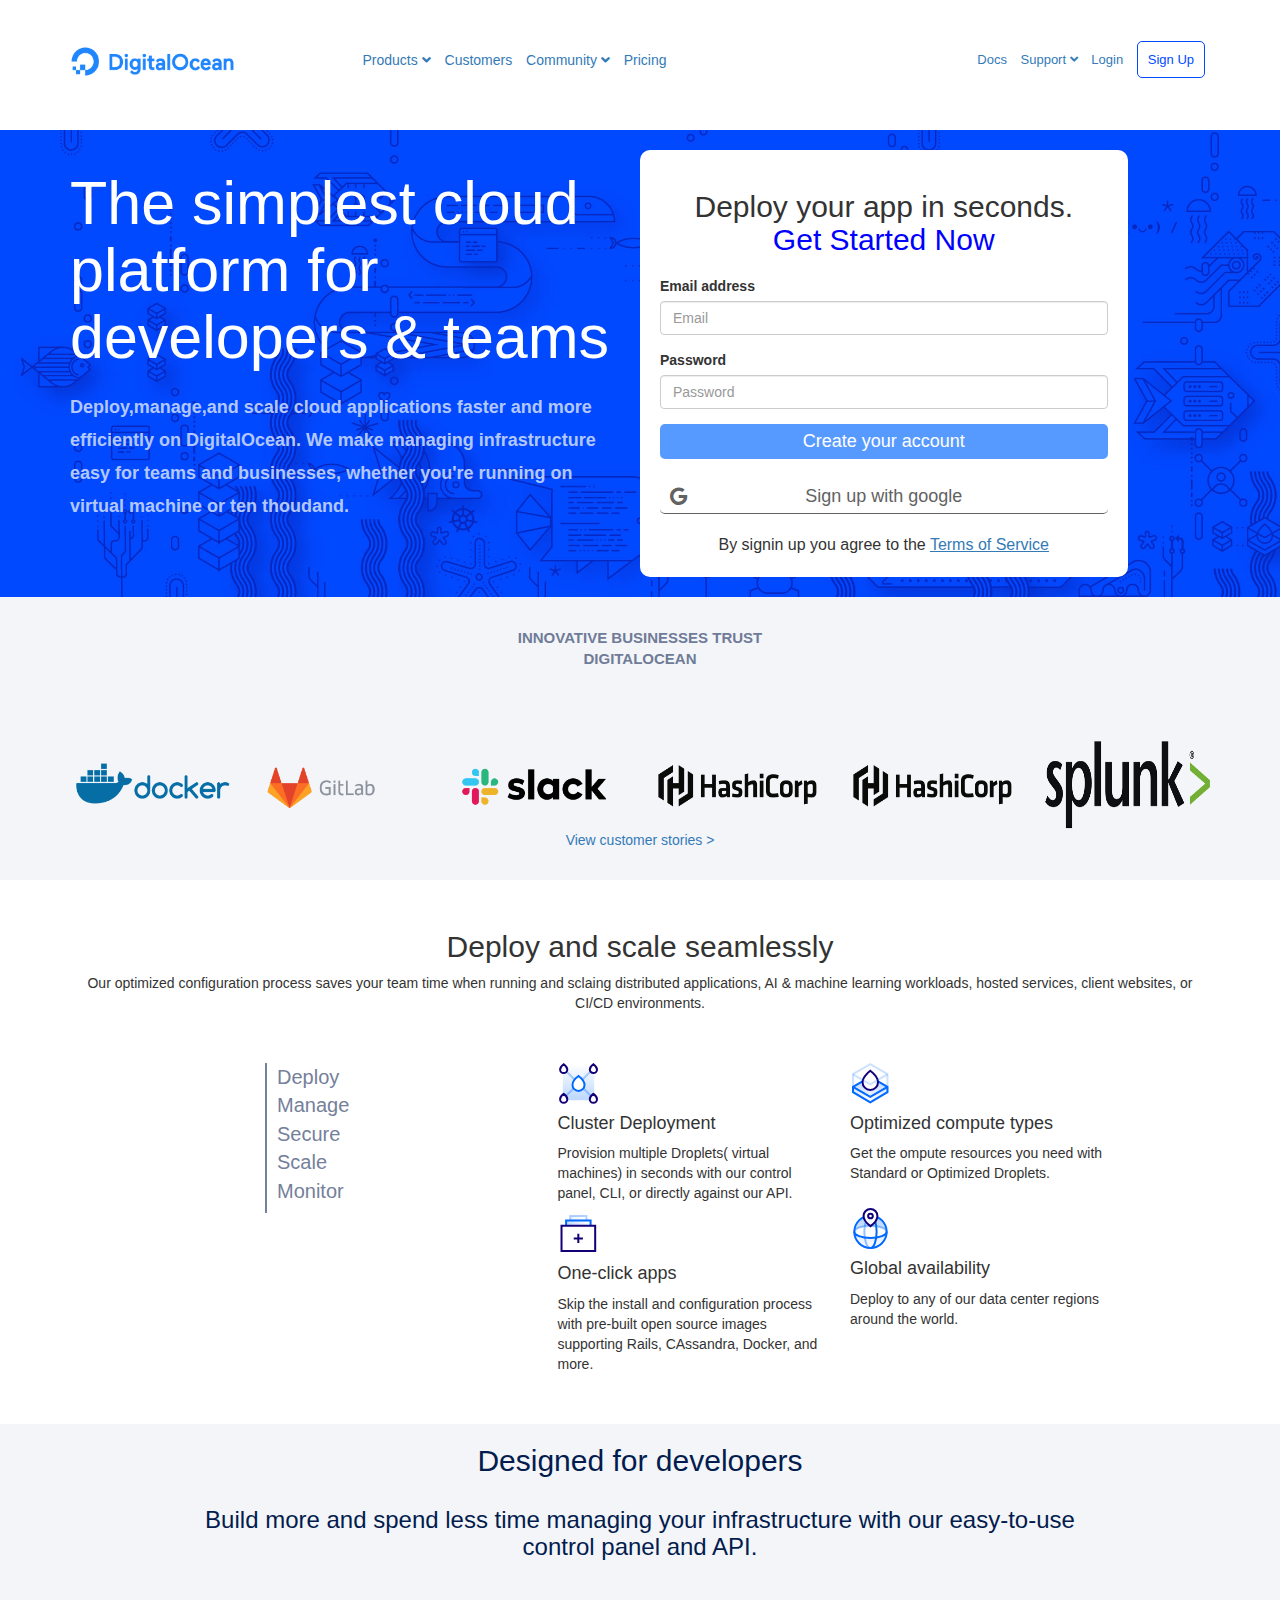
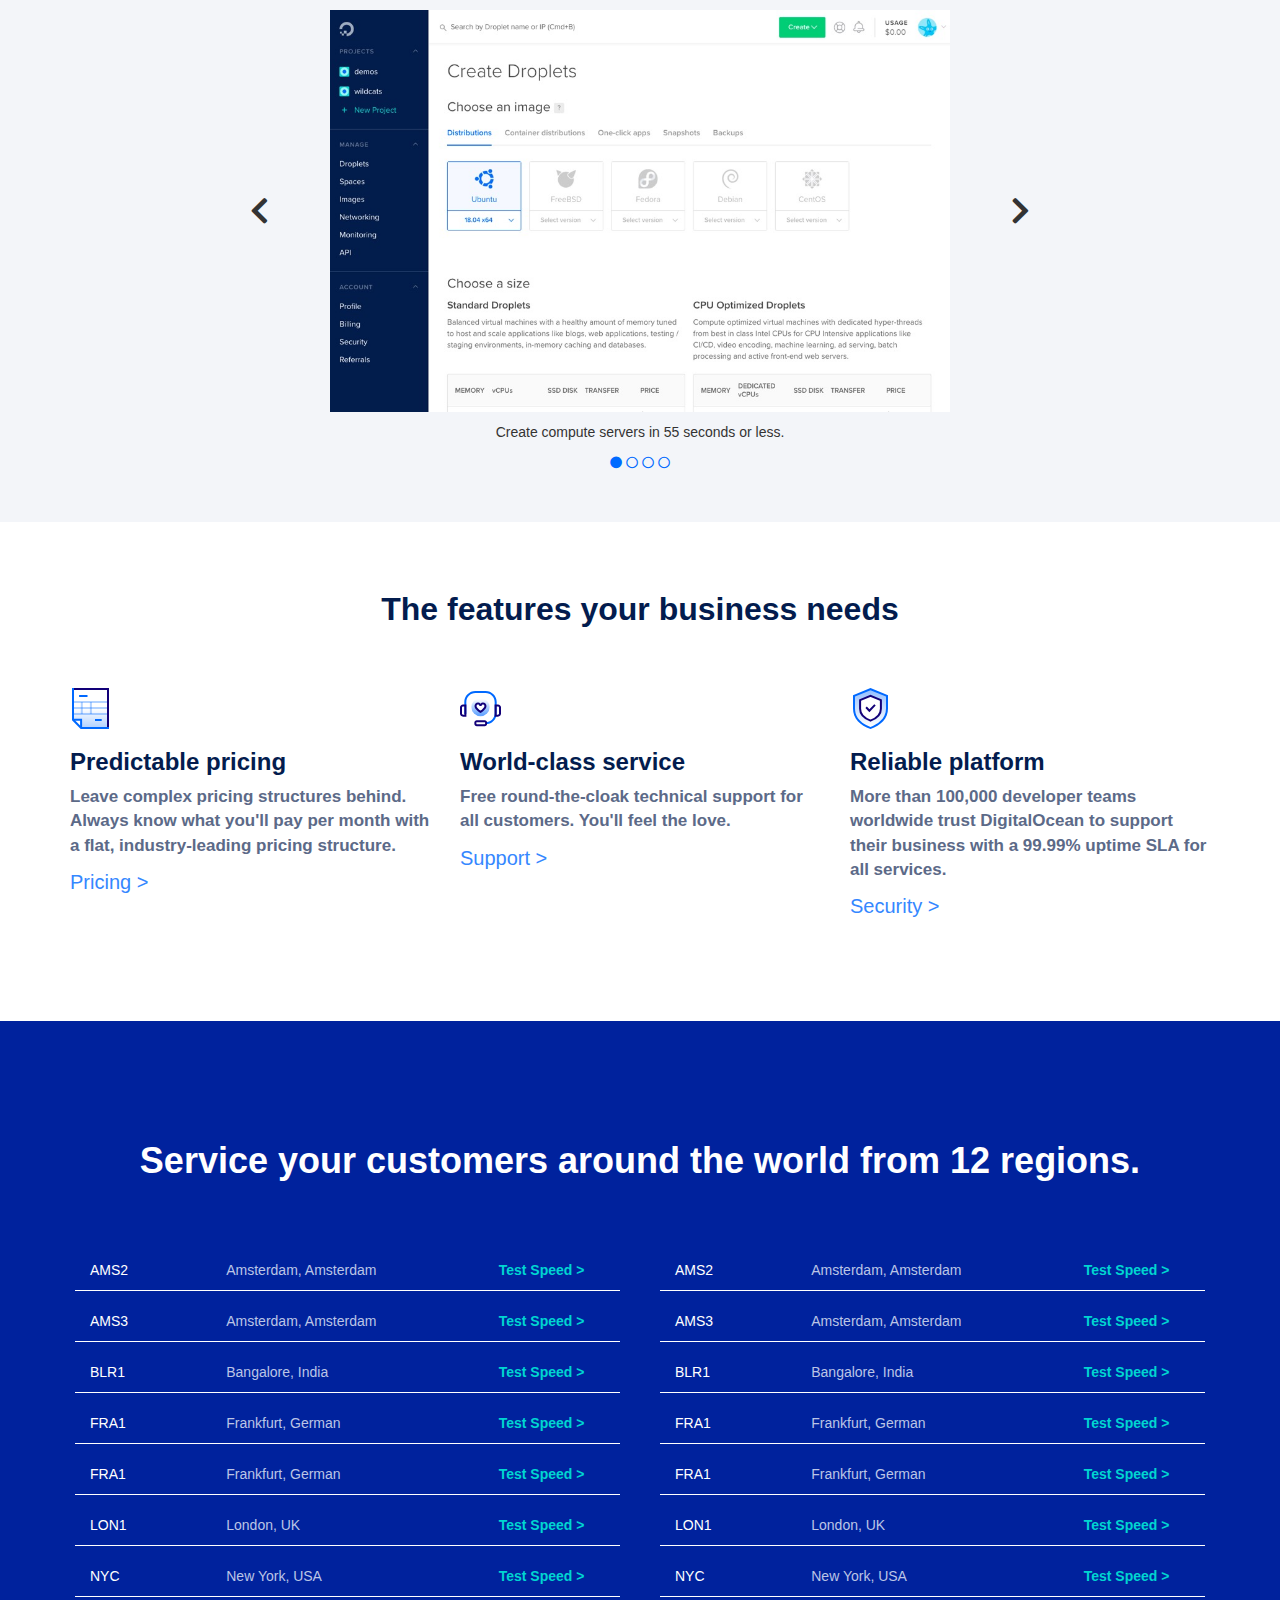
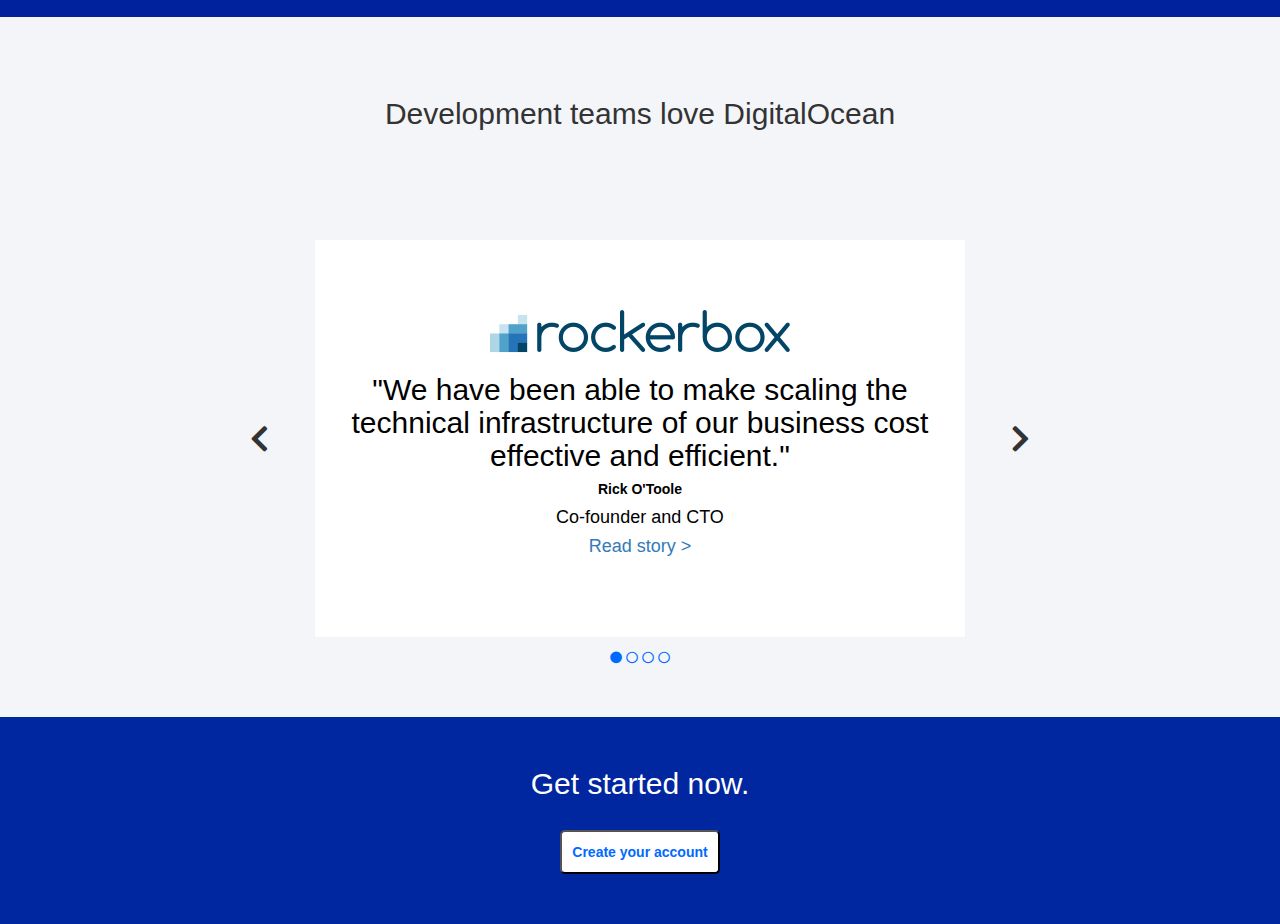
<file: index.html>
<!DOCTYPE html>
<html lang="en">

<head>
    <link rel="stylesheet" href="https://cdnjs.cloudflare.com/ajax/libs/font-awesome/5.14.0/css/all.min.css">
    <link rel="stylesheet" href="https://stackpath.bootstrapcdn.com/bootstrap/3.4.1/css/bootstrap.min.css" integrity="sha384-HSMxcRTRxnN+Bdg0JdbxYKrThecOKuH5zCYotlSAcp1+c8xmyTe9GYg1l9a69psu" crossorigin="anonymous">
    <link rel="stylesheet" href="./css/style.css">
    <meta charset="UTF-8">
    <meta name="viewport" content="width=device-width, initial-scale=1.0">
    <title>Document</title>
</head>

<body>

    <!-- /* HEADER */ -->
    <div class="container header">
        <div class="row ">
            <div class="col-xs-5 col-md-2">
                <img class="header-img" src="./DigitalOcean/assets/do-logo.png" alt="">
            </div>
            <div class="col-xs-2 col-xs-offset-5 col-sm-1 
            col-sm-offset-6 visible-xs visible-sm">
                <i class="fas fa-bars">
                </i>
            </div>
            <div class="col-md-4 col-md-offset-1 visible-md visible-lg">
                <ul class="list-inline  ">
                    <li>
                        <a href="">
                        Products
                        <i class="fas fa-angle-down">
                        </i>
                        </a>
                    </li>
                    <li>
                        <a href="">

                            Customers
                        </a>
                    </li>
                    <li>
                        <a href="">

                            Community
                            <i class="fas fa-angle-down">
                            </i>
                        </a>
                    </li>
                    <li>
                        <a href="">
                            
                            Pricing
                        </a>
                    </li>
                </ul>
            </div>
            <div class="col-md-3 col-md-offset-2 visible-md visible-lg font-13">
                <ul class="list-inline txt-al-rig ">
                    <li>
                        <a href="">

                            Docs
                        </a>
                    </li>
                    <li>
                        <a href="">

                            Support
                            <i class="fas fa-angle-down">
                            </i>
                        </a>
                    </li>
                    <li>
                        <a href="">

                            Login
                        </a>
                    </li>
                    <li>
                        <a class="btn-sign-up" href="">

                            Sign Up
                        </a>
                    </li>
                </ul>
            </div>
        </div>
    </div>

    <!-- /* SECTION ONE -BLUE HERO */ -->

    <div class="section-one-blue-hero-container-full-width">
        <div class="container">
            <div class="row">
                <div class="col-xs-12 col-lg-6 txt-white">
                    <h1>
                        The simplest cloud platform for developers & teams
                    </h1>
                    <p>
                        Deploy,manage,and scale cloud applications faster and more efficiently on DigitalOcean. We make managing infrastructure easy for teams and businesses, whether you're running on virtual machine or ten thoudand.
                    </p>
                </div>
                <div class="col-xs-12 col-lg-5 white-back">
                    <h2>
                        Deploy your app in seconds.
                        <br>
                        <span> Get Started Now </span>
                    </h2>
                    <!-- form section -->
                    <form>
                        <div class="form-group">
                            <label for="exampleInputEmail1">Email address</label>
                            <input type="email" class="form-control" id="exampleInputEmail1" placeholder="Email">
                        </div>
                        <div class="form-group">
                            <label for="exampleInputPassword1">Password</label>
                            <input type="password" class="form-control" id="exampleInputPassword1" placeholder="Password">
                        </div>
                    </form>
                    <div class="create-account your">
                        <a href="">
                            Create your account
                        </a>
                    </div>
                    <div class="create-account google">
                        <a href="">
                            <i class="fab fa-google">
                            </i> Sign up with google
                        </a>
                    </div>
                    <div class="terms-of-service txt-cntr">
                        By signin up you agree to the
                        <a href="">
                            <span class="underline">Terms of Service 
                            </span>
                        </a>
                    </div>
                </div>
            </div>
        </div>
    </div>

    <!-- /* SECTION TWO - LOGOS */ -->

    <div class="section-two-container-full-width">
        <div class="container ">
            <div class="row txt-cntr">
                <div class="col-xs-12 col-md-4 col-md-offset-4 business">
                    INNOVATIVE BUSINESSES TRUST DIGITALOCEAN
                </div>

            </div>
            <div class="row marg-70">
                <div class="col-xs-12 col-md-4 logo-section">
                    <div class="row">
                        <div class="col-xs-6 pos-rel">
                            <img class="img-logo-section" src="./DigitalOcean/assets/docker.png" alt="">
                        </div>
                        <div class="col-xs-6 pos-rel">
                            <img class="img-logo-section" src="./DigitalOcean/assets/gitlab.png" alt="">
                        </div>
                    </div>
                </div>
                <div class="col-xs-12 col-md-4">
                    <div class="row">
                        <div class="col-xs-6 pos-rel">
                            <img class="img-logo-section" src="./DigitalOcean/assets/slack.png" alt="">
                        </div>
                        <div class="col-xs-6 pos-rel">
                            <img class="img-logo-section" src="./DigitalOcean/assets/hashicorp.png" alt="">
                        </div>
                    </div>
                </div>
                <div class="col-xs-12 col-md-4">
                    <div class="row">
                        <div class="col-xs-6 pos-rel">
                            <img class="img-logo-section" src="./DigitalOcean/assets/hashicorp.png" alt="">
                        </div>
                        <div class="col-xs-6 pos-rel">
                            <img class="img-logo-section" src="./DigitalOcean/assets/splunk.png" alt="">
                        </div>
                    </div>
                </div>
            </div>
            <div class="col-xs-4 col-xs-offset-4 txt-cntr">
                <a href="">
                    View customer stories >
                </a>
            </div>
        </div>
    </div>


    <!-- /* SECTION THREE - DEPLOY */ -->

    <div class="section-three-container-full-width">
        <div class="container">
            <div class="row">
                <div class="col-xs-12 txt-cntr marg-30">
                    <h2>
                        Deploy and scale seamlessly
                    </h2>
                    <p>
                        Our optimized configuration process saves your team time when running and sclaing distributed applications, AI & machine learning workloads, hosted services, client websites, or CI/CD environments.
                    </p>
                </div>
            </div>
            <div class="row marg-top-40">
                <div class="col-xs-12 col-md-3 col-md-offset-2">
                    <div class="bord-left marg-bot-20">
                        <ul class="list-style-none marg-neg-30 ">
                            <li>
                                Deploy
                            </li>
                            <li>
                                Manage
                            </li>
                            <li>
                                Secure
                            </li>
                            <li>
                                Scale
                            </li>
                            <li>
                                Monitor
                            </li>
                        </ul>
                    </div>
                </div>
                <div class="col-xs-12 col-md-3 ">
                    <div class="row">
                        <div class="col-xs-12">
                            <img src="./DigitalOcean/assets/cluster-deploy.svg" alt="">
                            <h4>Cluster Deployment
                            </h4>
                            <p>
                                Provision multiple Droplets( virtual machines) in seconds with our control panel, CLI, or directly against our API.
                            </p>
                        </div>
                        <div class="col-xs-12">
                            <img src="./DigitalOcean/assets/one-click.svg" alt="">
                            <h4>One-click apps
                            </h4>
                            <p>
                                Skip the install and configuration process with pre-built open source images supporting Rails, CAssandra, Docker, and more.
                            </p>
                        </div>
                    </div>
                </div>
                <div class="col-xs-12 col-md-3 ">
                    <div class="row ">
                        <div class="col-xs-12 ">
                            <img src="./DigitalOcean/assets/optimized-compute.svg" alt="">
                            <h4>Optimized compute types
                            </h4>
                            <p>
                                Get the ompute resources you need with Standard or Optimized Droplets.
                            </p>
                        </div>
                        <div class="col-xs-12 ">
                            <img class="img-global" src="./DigitalOcean/assets/global.svg" alt="">
                            <h4>Global availability
                            </h4>
                            <p>
                                Deploy to any of our data center regions around the world.
                            </p>
                        </div>
                    </div>
                </div>
            </div>
        </div>
    </div>

    <!-- /* SECTION FOUR - DESIGNED */ -->
    <div class="section-four-container-full-width marg-top-40">
        <div class="container">
            <div class="row txt-cntr">
                <div class="col-xs-6 col-xs-offset-3">
                    <h2>
                        Designed for developers
                    </h2>
                </div>
                <div class="col-xs-10 col-xs-offset-1">
                    <h3>
                        Build more and spend less time managing your infrastructure with our easy-to-use control panel and API.
                    </h3>
                </div>
                <div class="col-xs-10 col-xs-offset-1 marg-top-40">
                    <div class="row pos-rel">
                        <i class="fas fa-chevron-left visible-sm visible-md visible-lg">

                        </i>
                        <div class="col-xs-8 col-xs-offset-2">
                            <img class="img-droplet" src="./DigitalOcean/assets/create-droplet.jpg" alt="">
                        </div>
                        <i class="fas fa-chevron-right visible-sm visible-md visible-lg">
                            
                        </i>
                    </div>
                </div>
                <div class="col-xs-6 col-xs-offset-3 marg-top-10">
                    Create compute servers in 55 seconds or less.
                </div>
                <div class="col-xs-6 col-xs-offset-3 marg-top-10  marg-bot-50">
                    <i class="fas fa-circle">
                        
                    </i>
                    <i class="far fa-circle">

                    </i>
                    <i class="far fa-circle">
                        
                    </i>
                    <i class="far fa-circle">
                        
                    </i>
                </div>
            </div>

        </div>
    </div>

    <!-- /* SECTION FIVE - THE FEATURE */ -->

    <div class="container marg-50 ">
        <div class="row">
            <div class="col-xs-12  col-md-6 col-md-offset-3 txt-cntr ">
                <h2 class="section-five-title">
                    The features your business needs
                </h2>
            </div>
            <div class="col-xs-12 col-md-4 marg-50">
                <img src="./DigitalOcean/assets/pred-pricing.svg" alt="">
                <h3 class="section-5-h3-blue">
                    Predictable pricing
                </h3>
                <p class="section-five-p">
                    Leave complex pricing structures behind. Always know what you'll pay per month with a flat, industry-leading pricing structure.
                </p>
                <a class="section-five-a" href="">
                    Pricing >
                </a>
            </div>
            <div class="col-xs-12 col-md-4 marg-50">
                <img src="./DigitalOcean/assets/world-class.svg" alt="">
                <h3 class="section-5-h3-blue">
                    World-class service
                </h3>
                <p class="section-five-p">
                    Free round-the-cloak technical support for all customers. You'll feel the love.
                </p>
                <a class="section-five-a" href="">
                    Support >
                </a>
            </div>
            <div class="col-xs-12 col-md-4 marg-50">
                <img src="./DigitalOcean/assets/reliable-platform.svg" alt="">
                <h3 class="section-5-h3-blue">
                    Reliable platform
                </h3>
                <p class="section-five-p">
                    More than 100,000 developer teams worldwide trust DigitalOcean to support their business with a 99.99% uptime SLA for all services.
                </p>
                <a class="section-five-a" href="">
                    Security >
                </a>
            </div>
        </div>
    </div>

    <!-- /* SECTION SIX - BLUE TABLE */ -->
    <div class="section-six-container-full-width marg-top-100 pad-top-100">
        <div class="container">
            <div class="row">
                <div class="col-xs-12 ">
                    <h1 class="section-six-h1 txt-cntr">
                        Service your customers around the world from 12 regions.
                    </h1>
                </div>
                <!-- table starting from here -->
                <div class="col-xs-12 col-md-6 txt-white marg-50">
                    <div class="row bord-bot">
                        <div class="col-xs-2">
                            AMS2
                        </div>
                        <div class="col-xs-4 col-xs-offset-1 section-six-cities">
                            Amsterdam, Amsterdam
                        </div>
                        <div class="col-xs-3 col-xs-offset-2 section-six-speed">
                            Test Speed >
                        </div>
                    </div>
                    <div class="row bord-bot">
                        <div class="col-xs-2">
                            AMS3
                        </div>
                        <div class="col-xs-4 col-xs-offset-1 section-six-cities">
                            Amsterdam, Amsterdam
                        </div>
                        <div class="col-xs-3 col-xs-offset-2 section-six-speed">
                            Test Speed >
                        </div>
                    </div>
                    <div class="row bord-bot">
                        <div class="col-xs-2">
                            BLR1
                        </div>
                        <div class="col-xs-4 col-xs-offset-1 section-six-cities">
                            Bangalore, India
                        </div>
                        <div class="col-xs-3 col-xs-offset-2 section-six-speed">
                            Test Speed >
                        </div>
                    </div>
                    <div class="row bord-bot">
                        <div class="col-xs-2">
                            FRA1
                        </div>
                        <div class="col-xs-4 col-xs-offset-1 section-six-cities">
                            Frankfurt, German
                        </div>
                        <div class="col-xs-3 col-xs-offset-2 section-six-speed">
                            Test Speed >
                        </div>
                    </div>
                    <div class="row bord-bot">
                        <div class="col-xs-2">
                            FRA1
                        </div>
                        <div class="col-xs-4 col-xs-offset-1 section-six-cities">
                            Frankfurt, German
                        </div>
                        <div class="col-xs-3 col-xs-offset-2 section-six-speed">
                            Test Speed >
                        </div>
                    </div>
                    <div class="row bord-bot">
                        <div class="col-xs-2">
                            LON1
                        </div>
                        <div class="col-xs-4 col-xs-offset-1 section-six-cities">
                            London, UK
                        </div>
                        <div class="col-xs-3 col-xs-offset-2 section-six-speed">
                            Test Speed >
                        </div>
                    </div>
                    <div class="row bord-bot">
                        <div class="col-xs-2">
                            NYC
                        </div>
                        <div class="col-xs-4 col-xs-offset-1 section-six-cities">
                            New York, USA
                        </div>
                        <div class="col-xs-3 col-xs-offset-2 section-six-speed">
                            Test Speed >
                        </div>
                    </div>
                </div>
                <div class="col-xs-12 col-md-6 txt-white marg-50">
                    <div class="row bord-bot">
                        <div class="col-xs-2">
                            AMS2
                        </div>
                        <div class="col-xs-4 col-xs-offset-1 section-six-cities">
                            Amsterdam, Amsterdam
                        </div>
                        <div class="col-xs-3 col-xs-offset-2 section-six-speed">
                            Test Speed >
                        </div>
                    </div>
                    <div class="row bord-bot">
                        <div class="col-xs-2">
                            AMS3
                        </div>
                        <div class="col-xs-4 col-xs-offset-1 section-six-cities">
                            Amsterdam, Amsterdam
                        </div>
                        <div class="col-xs-3 col-xs-offset-2 section-six-speed">
                            Test Speed >
                        </div>
                    </div>
                    <div class="row bord-bot">
                        <div class="col-xs-2">
                            BLR1
                        </div>
                        <div class="col-xs-4 col-xs-offset-1 section-six-cities">
                            Bangalore, India
                        </div>
                        <div class="col-xs-3 col-xs-offset-2 section-six-speed">
                            Test Speed >
                        </div>
                    </div>
                    <div class="row bord-bot">
                        <div class="col-xs-2">
                            FRA1
                        </div>
                        <div class="col-xs-4 col-xs-offset-1 section-six-cities">
                            Frankfurt, German
                        </div>
                        <div class="col-xs-3 col-xs-offset-2 section-six-speed">
                            Test Speed >
                        </div>
                    </div>
                    <div class="row bord-bot">
                        <div class="col-xs-2">
                            FRA1
                        </div>
                        <div class="col-xs-4 col-xs-offset-1 section-six-cities">
                            Frankfurt, German
                        </div>
                        <div class="col-xs-3 col-xs-offset-2 section-six-speed">
                            Test Speed >
                        </div>
                    </div>
                    <div class="row bord-bot">
                        <div class="col-xs-2">
                            LON1
                        </div>
                        <div class="col-xs-4 col-xs-offset-1 section-six-cities">
                            London, UK
                        </div>
                        <div class="col-xs-3 col-xs-offset-2 section-six-speed">
                            Test Speed >
                        </div>
                    </div>
                    <div class="row bord-bot">
                        <div class="col-xs-2">
                            NYC
                        </div>
                        <div class="col-xs-4 col-xs-offset-1 section-six-cities">
                            New York, USA
                        </div>
                        <div class="col-xs-3 col-xs-offset-2 section-six-speed">
                            Test Speed >
                        </div>
                    </div>
                </div>
            </div>
        </div>
    </div>
    <!-- /* SECTION SEVEN - DEVELOPMENT */ -->
    <div class="section-seve-container-full-width">
        <div class="container back-white">
            <div class="row txt-cntr">
                <div class="col-xs-6 col-xs-offset-3">
                    <h2 class="pad-top-60">
                        Development teams love DigitalOcean
                    </h2>
                </div>

                <div class="col-xs-10 col-xs-offset-1 marg-top-100">
                    <div class="row pos-rel">
                        <i class="fas fa-chevron-left visible-sm visible-md visible-lg">

                        </i>
                        <div class="col-xs-8 col-xs-offset-2 section-seven-style">
                            <img class="rocker-logo" src="./DigitalOcean/assets/rockerbox-logo.png" alt="rockerbox">
                            <h2>
                                "We have been able to make scaling the technical infrastructure of our business cost effective and efficient."
                            </h2>
                            <h5 class="rick-bold">
                                Rick O'Toole
                            </h5>
                            <h4>
                                Co-founder and CTO
                            </h4>
                            <h4>
                                <a href="">
                                    Read story >
                                </a>
                            </h4>

                        </div>
                        <i class="fas fa-chevron-right visible-sm visible-md visible-lg">
                            
                        </i>
                    </div>
                </div>
                <div class="col-xs-6 col-xs-offset-3 marg-top-10  marg-bot-50">
                    <i class="fas fa-circle">
                        
                    </i>
                    <i class="far fa-circle">

                    </i>
                    <i class="far fa-circle">
                        
                    </i>
                    <i class="far fa-circle">
                        
                    </i>
                </div>
            </div>

        </div>
    </div>
    <!-- /* SECTION EIGHT - GET STARTED */ -->

    <div class="section-eight-container-full-width">
        <div class="container txt-cntr">
            <div class="row">
                <div class=" col-xs-6 col-xs-offset-3 ">
                    <h3 class="sect-eight-get-start ">
                        Get started now.
                    </h3>
                </div>
                <div class=" col-xs-6 col-xs-offset-3 ">
                    <button class="btn-sect-eight" type="button" class="btn btn-default">
                    Create your account
                    </button>
                </div>
            </div>
        </div>
    </div>

    <!-- /* SECTION NINE - BLUE LIST */ -->

</body>

</html>
</file>
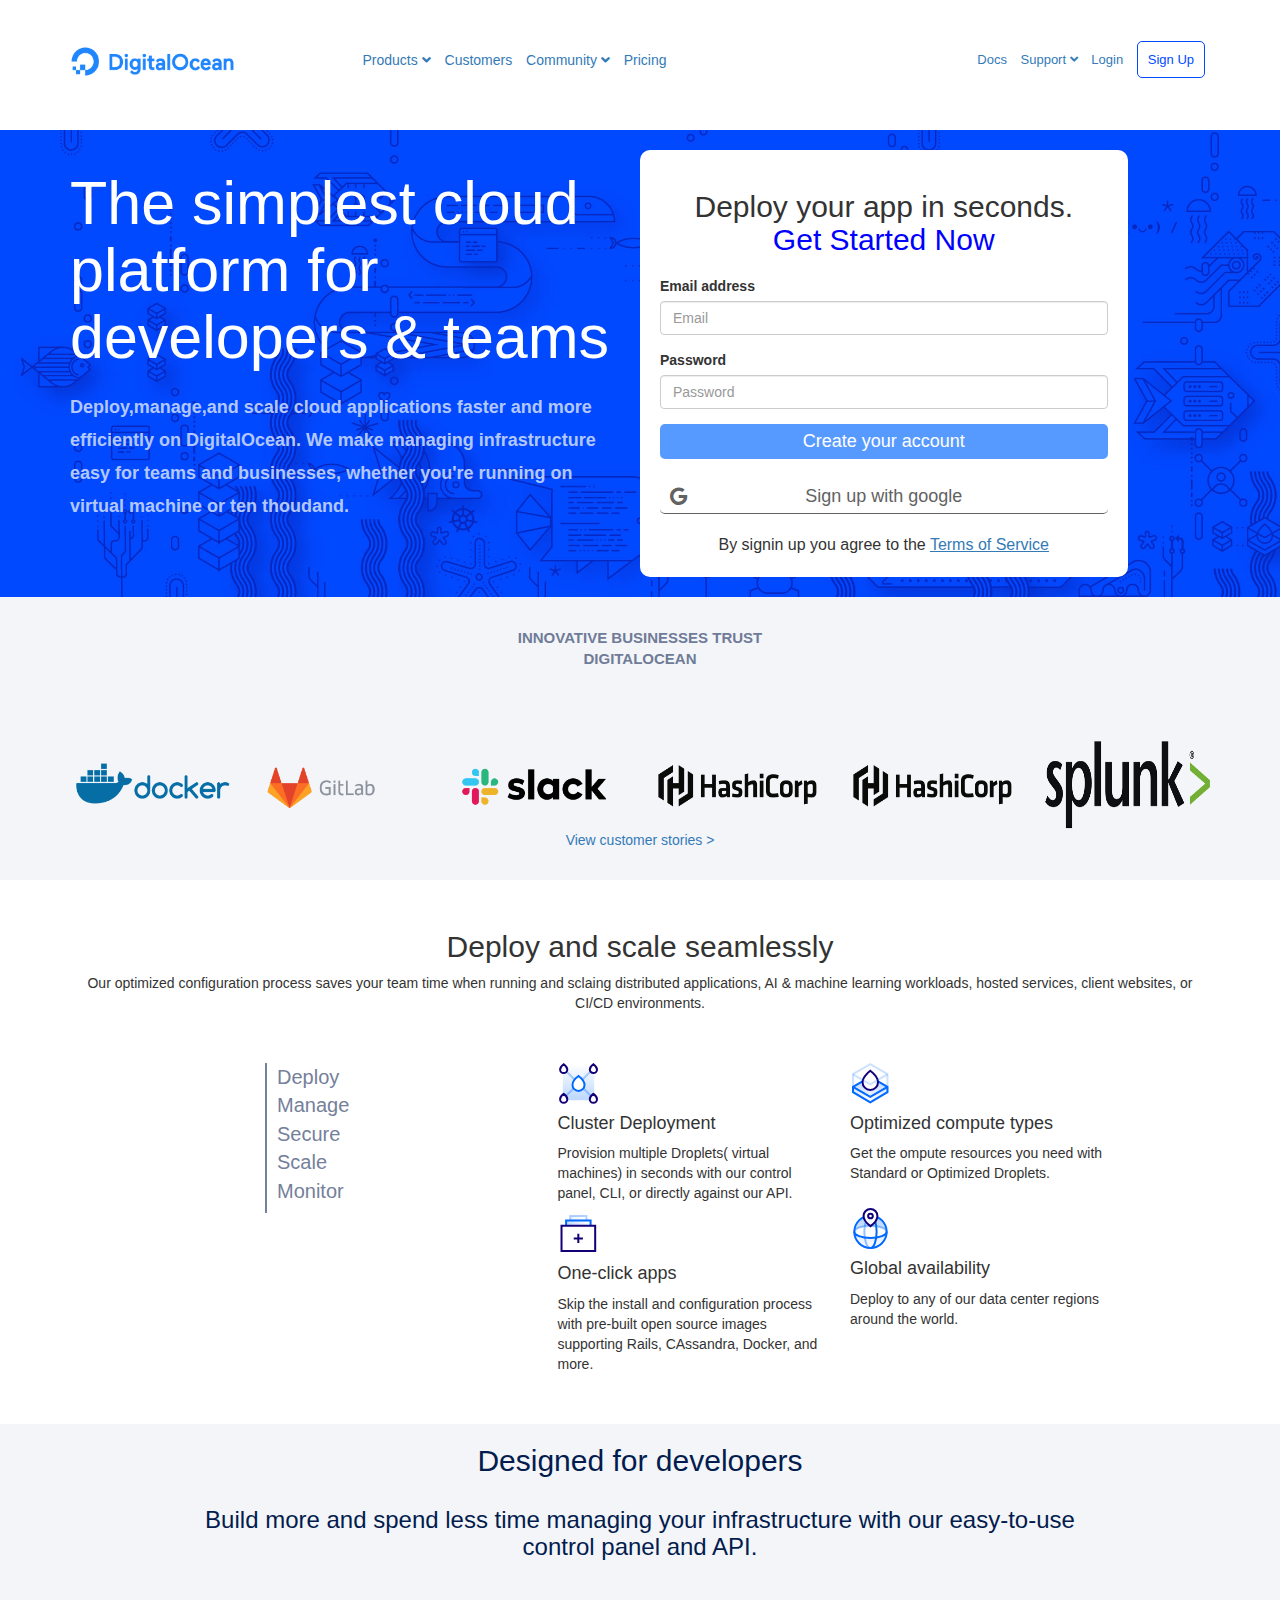
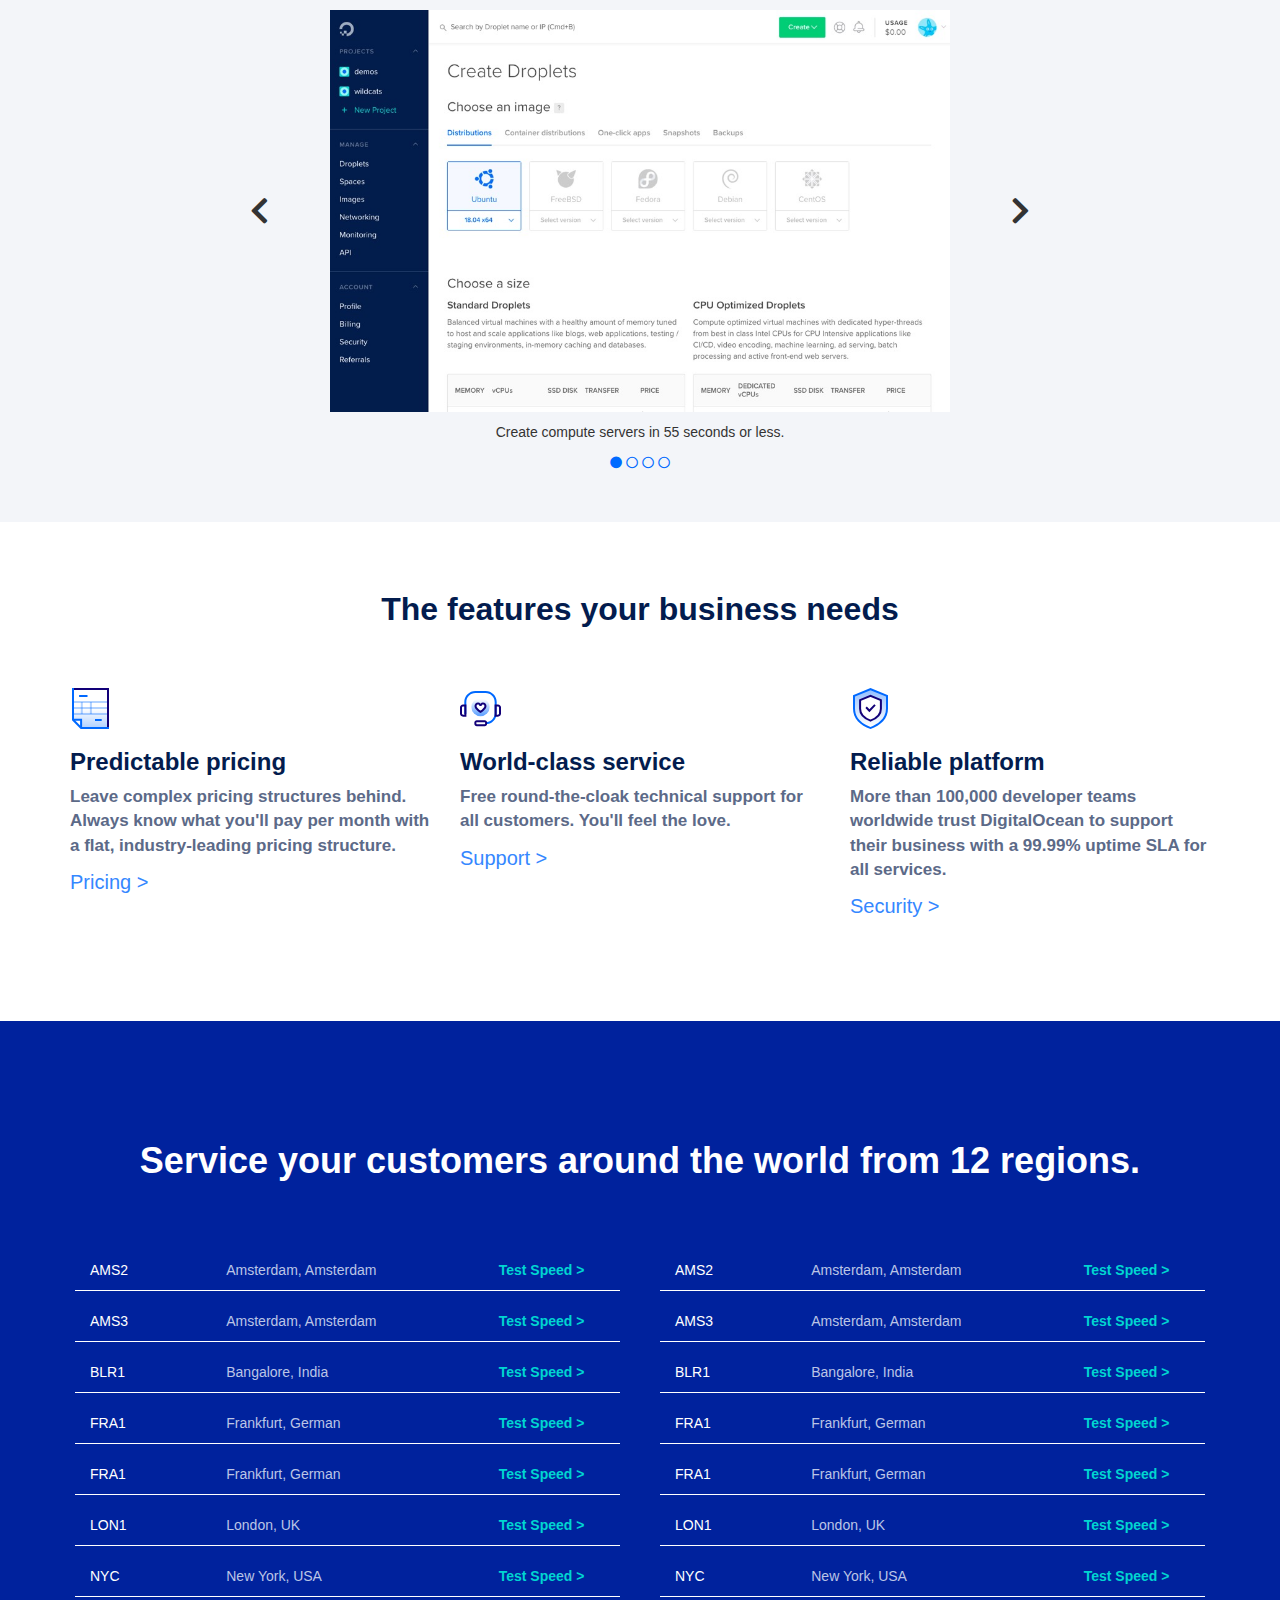
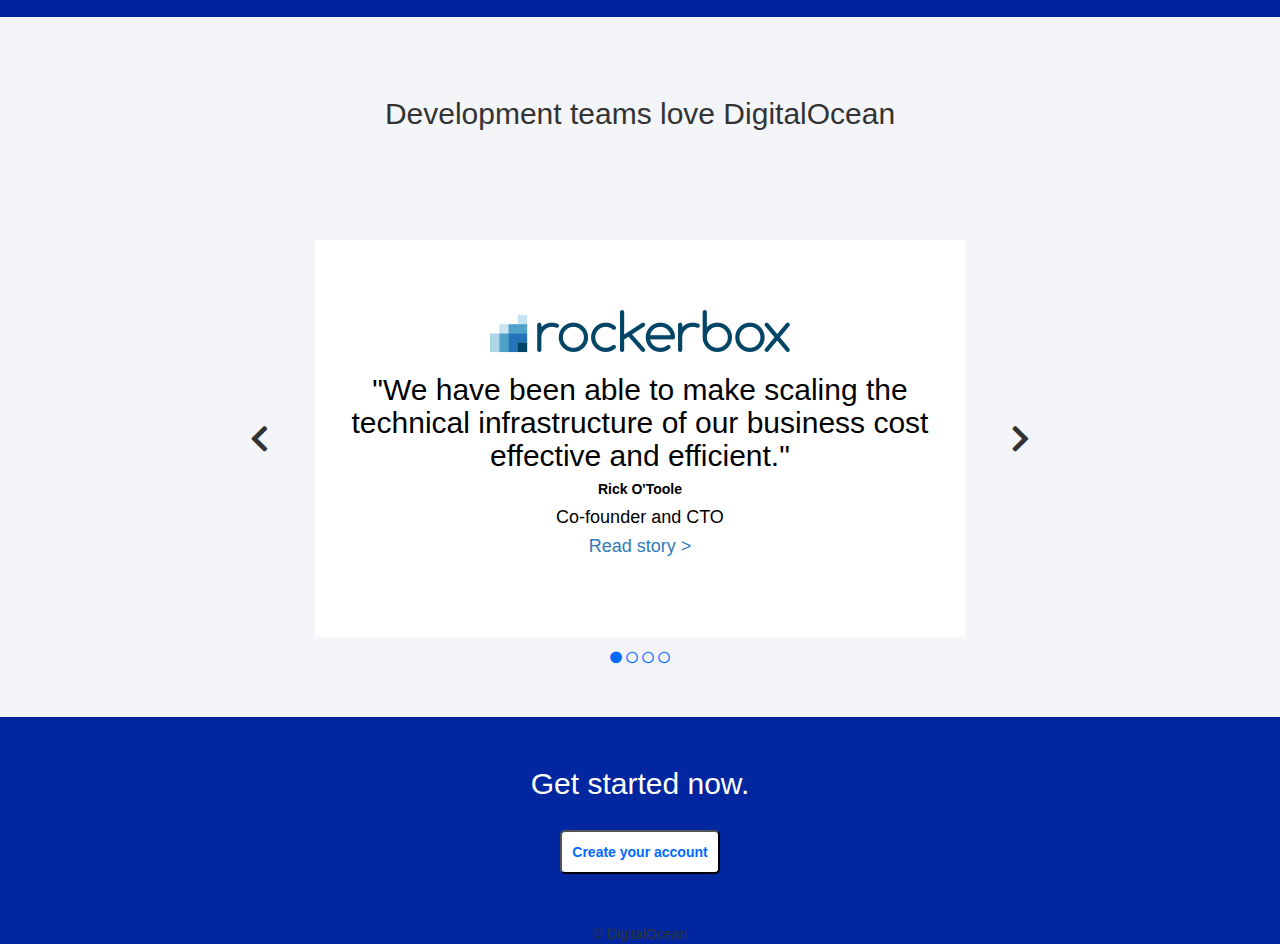
<file: html-css-digitalocean-main/index.html>
<!DOCTYPE html>
<html lang="en">
  <head>
    <link
      rel="stylesheet"
      href="https://cdnjs.cloudflare.com/ajax/libs/font-awesome/5.14.0/css/all.min.css"
    />
    <link
      rel="stylesheet"
      href="https://stackpath.bootstrapcdn.com/bootstrap/3.4.1/css/bootstrap.min.css"
      integrity="sha384-HSMxcRTRxnN+Bdg0JdbxYKrThecOKuH5zCYotlSAcp1+c8xmyTe9GYg1l9a69psu"
      crossorigin="anonymous"
    />
    <link rel="stylesheet" href="./css/style.css" />
    <meta charset="UTF-8" />
    <meta name="viewport" content="width=device-width, initial-scale=1.0" />
    <title>Document</title>
  </head>

  <body>
    <!-- /* HEADER */ -->
    <div class="container header">
      <div class="row">
        <div class="col-xs-5 col-md-2">
          <img
            class="header-img"
            src="./DigitalOcean/assets/do-logo.png"
            alt=""
          />
        </div>
        <div
          class="col-xs-2 col-xs-offset-5 col-sm-1 col-sm-offset-6 visible-xs visible-sm"
        >
          <i class="fas fa-bars"> </i>
        </div>
        <div class="col-md-4 col-md-offset-1 visible-md visible-lg">
          <ul class="list-inline">
            <li class="dropdown dropbtn dropdown-content">
              <a href="">
                Products
                <i class="fas fa-angle-down"> </i>
              </a>
            </li>
            <li>
              <a href=""> Customers </a>
            </li>
            <li>
              <a href="">
                Community
                <i class="fas fa-angle-down"> </i>
              </a>
            </li>
            <li>
              <a href=""> Pricing </a>
            </li>
          </ul>
        </div>
        <div class="col-md-3 col-md-offset-2 visible-md visible-lg font-13">
          <ul class="list-inline txt-al-rig">
            <li>
              <a href=""> Docs </a>
            </li>
            <li>
              <a href="">
                Support
                <i class="fas fa-angle-down"> </i>
              </a>
            </li>
            <li>
              <a href=""> Login </a>
            </li>
            <li>
              <a class="btn-sign-up" href=""> Sign Up </a>
            </li>
          </ul>
        </div>
      </div>
    </div>

    <!-- /* SECTION ONE -BLUE HERO */ -->

    <div class="section-one-blue-hero-container-full-width">
      <div class="container">
        <div class="row">
          <div class="col-xs-12 col-lg-6 txt-white">
            <h1>The simplest cloud platform for developers & teams</h1>
            <p>
              Deploy,manage,and scale cloud applications faster and more
              efficiently on DigitalOcean. We make managing infrastructure easy
              for teams and businesses, whether you're running on virtual
              machine or ten thoudand.
            </p>
          </div>
          <div class="col-xs-12 col-lg-5 white-back">
            <h2>
              Deploy your app in seconds.
              <br />
              <span> Get Started Now </span>
            </h2>
            <!-- form section -->
            <form>
              <div class="form-group">
                <label for="exampleInputEmail1">Email address</label>
                <input
                  type="email"
                  class="form-control"
                  id="exampleInputEmail1"
                  placeholder="Email"
                />
              </div>
              <div class="form-group">
                <label for="exampleInputPassword1">Password</label>
                <input
                  type="password"
                  class="form-control"
                  id="exampleInputPassword1"
                  placeholder="Password"
                />
              </div>
            </form>
            <div class="create-account your">
              <a href=""> Create your account </a>
            </div>
            <div class="create-account google">
              <a href="">
                <i class="fab fa-google"> </i> Sign up with google
              </a>
            </div>
            <div class="terms-of-service txt-cntr">
              By signin up you agree to the
              <a href="">
                <span class="underline">Terms of Service </span>
              </a>
            </div>
          </div>
        </div>
      </div>
    </div>

    <!-- /* SECTION TWO - LOGOS */ -->

    <div class="section-two-container-full-width">
      <div class="container">
        <div class="row txt-cntr">
          <div class="col-xs-12 col-md-4 col-md-offset-4 business">
            INNOVATIVE BUSINESSES TRUST DIGITALOCEAN
          </div>
        </div>
        <div class="row marg-70">
          <div class="col-xs-12 col-md-4 logo-section">
            <div class="row">
              <div class="col-xs-6 pos-rel">
                <img
                  class="img-logo-section"
                  src="./DigitalOcean/assets/docker.png"
                  alt=""
                />
              </div>
              <div class="col-xs-6 pos-rel">
                <img
                  class="img-logo-section"
                  src="./DigitalOcean/assets/gitlab.png"
                  alt=""
                />
              </div>
            </div>
          </div>
          <div class="col-xs-12 col-md-4">
            <div class="row">
              <div class="col-xs-6 pos-rel">
                <img
                  class="img-logo-section"
                  src="./DigitalOcean/assets/slack.png"
                  alt=""
                />
              </div>
              <div class="col-xs-6 pos-rel">
                <img
                  class="img-logo-section"
                  src="./DigitalOcean/assets/hashicorp.png"
                  alt=""
                />
              </div>
            </div>
          </div>
          <div class="col-xs-12 col-md-4">
            <div class="row">
              <div class="col-xs-6 pos-rel">
                <img
                  class="img-logo-section"
                  src="./DigitalOcean/assets/hashicorp.png"
                  alt=""
                />
              </div>
              <div class="col-xs-6 pos-rel">
                <img
                  class="img-logo-section"
                  src="./DigitalOcean/assets/splunk.png"
                  alt=""
                />
              </div>
            </div>
          </div>
        </div>
        <div class="col-xs-4 col-xs-offset-4 txt-cntr">
          <a href=""> View customer stories > </a>
        </div>
      </div>
    </div>

    <!-- /* SECTION THREE - DEPLOY */ -->

    <div class="section-three-container-full-width">
      <div class="container">
        <div class="row">
          <div class="col-xs-12 txt-cntr marg-30">
            <h2>Deploy and scale seamlessly</h2>
            <p>
              Our optimized configuration process saves your team time when
              running and sclaing distributed applications, AI & machine
              learning workloads, hosted services, client websites, or CI/CD
              environments.
            </p>
          </div>
        </div>
        <div class="row marg-top-40">
          <div class="col-xs-12 col-md-3 col-md-offset-2">
            <div class="bord-left marg-bot-20">
              <ul class="list-style-none marg-neg-30">
                <li>Deploy</li>
                <li>Manage</li>
                <li>Secure</li>
                <li>Scale</li>
                <li>Monitor</li>
              </ul>
            </div>
          </div>
          <div class="col-xs-12 col-md-3">
            <div class="row">
              <div class="col-xs-12">
                <img src="./DigitalOcean/assets/cluster-deploy.svg" alt="" />
                <h4>Cluster Deployment</h4>
                <p>
                  Provision multiple Droplets( virtual machines) in seconds with
                  our control panel, CLI, or directly against our API.
                </p>
              </div>
              <div class="col-xs-12">
                <img src="./DigitalOcean/assets/one-click.svg" alt="" />
                <h4>One-click apps</h4>
                <p>
                  Skip the install and configuration process with pre-built open
                  source images supporting Rails, CAssandra, Docker, and more.
                </p>
              </div>
            </div>
          </div>
          <div class="col-xs-12 col-md-3">
            <div class="row">
              <div class="col-xs-12">
                <img src="./DigitalOcean/assets/optimized-compute.svg" alt="" />
                <h4>Optimized compute types</h4>
                <p>
                  Get the ompute resources you need with Standard or Optimized
                  Droplets.
                </p>
              </div>
              <div class="col-xs-12">
                <img
                  class="img-global"
                  src="./DigitalOcean/assets/global.svg"
                  alt=""
                />
                <h4>Global availability</h4>
                <p>
                  Deploy to any of our data center regions around the world.
                </p>
              </div>
            </div>
          </div>
        </div>
      </div>
    </div>

    <!-- /* SECTION FOUR - DESIGNED */ -->
    <div class="section-four-container-full-width marg-top-40">
      <div class="container">
        <div class="row txt-cntr">
          <div class="col-xs-6 col-xs-offset-3">
            <h2>Designed for developers</h2>
          </div>
          <div class="col-xs-10 col-xs-offset-1">
            <h3>
              Build more and spend less time managing your infrastructure with
              our easy-to-use control panel and API.
            </h3>
          </div>
          <div class="col-xs-10 col-xs-offset-1 marg-top-40">
            <div class="row pos-rel">
              <i class="fas fa-chevron-left visible-sm visible-md visible-lg">
              </i>
              <div class="col-xs-8 col-xs-offset-2">
                <img
                  class="img-droplet"
                  src="./DigitalOcean/assets/create-droplet.jpg"
                  alt=""
                />
              </div>
              <i class="fas fa-chevron-right visible-sm visible-md visible-lg">
              </i>
            </div>
          </div>
          <div class="col-xs-6 col-xs-offset-3 marg-top-10">
            Create compute servers in 55 seconds or less.
          </div>
          <div class="col-xs-6 col-xs-offset-3 marg-top-10 marg-bot-50">
            <i class="fas fa-circle"> </i>
            <i class="far fa-circle"> </i>
            <i class="far fa-circle"> </i>
            <i class="far fa-circle"> </i>
          </div>
        </div>
      </div>
    </div>

    <!-- /* SECTION FIVE - THE FEATURE */ -->

    <div class="container marg-50">
      <div class="row">
        <div class="col-xs-12 col-md-6 col-md-offset-3 txt-cntr">
          <h2 class="section-five-title">The features your business needs</h2>
        </div>
        <div class="col-xs-12 col-md-4 marg-50">
          <img src="./DigitalOcean/assets/pred-pricing.svg" alt="" />
          <h3 class="section-5-h3-blue">Predictable pricing</h3>
          <p class="section-five-p">
            Leave complex pricing structures behind. Always know what you'll pay
            per month with a flat, industry-leading pricing structure.
          </p>
          <a class="section-five-a" href=""> Pricing > </a>
        </div>
        <div class="col-xs-12 col-md-4 marg-50">
          <img src="./DigitalOcean/assets/world-class.svg" alt="" />
          <h3 class="section-5-h3-blue">World-class service</h3>
          <p class="section-five-p">
            Free round-the-cloak technical support for all customers. You'll
            feel the love.
          </p>
          <a class="section-five-a" href=""> Support > </a>
        </div>
        <div class="col-xs-12 col-md-4 marg-50">
          <img src="./DigitalOcean/assets/reliable-platform.svg" alt="" />
          <h3 class="section-5-h3-blue">Reliable platform</h3>
          <p class="section-five-p">
            More than 100,000 developer teams worldwide trust DigitalOcean to
            support their business with a 99.99% uptime SLA for all services.
          </p>
          <a class="section-five-a" href=""> Security > </a>
        </div>
      </div>
    </div>

    <!-- /* SECTION SIX - BLUE TABLE */ -->
    <div class="section-six-container-full-width marg-top-100 pad-top-100">
      <div class="container">
        <div class="row">
          <div class="col-xs-12">
            <h1 class="section-six-h1 txt-cntr">
              Service your customers around the world from 12 regions.
            </h1>
          </div>
          <!-- table starting from here -->
          <div class="col-xs-12 col-md-6 txt-white marg-50">
            <div class="row bord-bot">
              <div class="col-xs-2">AMS2</div>
              <div class="col-xs-4 col-xs-offset-1 section-six-cities">
                Amsterdam, Amsterdam
              </div>
              <div class="col-xs-3 col-xs-offset-2 section-six-speed">
                Test Speed >
              </div>
            </div>
            <div class="row bord-bot">
              <div class="col-xs-2">AMS3</div>
              <div class="col-xs-4 col-xs-offset-1 section-six-cities">
                Amsterdam, Amsterdam
              </div>
              <div class="col-xs-3 col-xs-offset-2 section-six-speed">
                Test Speed >
              </div>
            </div>
            <div class="row bord-bot">
              <div class="col-xs-2">BLR1</div>
              <div class="col-xs-4 col-xs-offset-1 section-six-cities">
                Bangalore, India
              </div>
              <div class="col-xs-3 col-xs-offset-2 section-six-speed">
                Test Speed >
              </div>
            </div>
            <div class="row bord-bot">
              <div class="col-xs-2">FRA1</div>
              <div class="col-xs-4 col-xs-offset-1 section-six-cities">
                Frankfurt, German
              </div>
              <div class="col-xs-3 col-xs-offset-2 section-six-speed">
                Test Speed >
              </div>
            </div>
            <div class="row bord-bot">
              <div class="col-xs-2">FRA1</div>
              <div class="col-xs-4 col-xs-offset-1 section-six-cities">
                Frankfurt, German
              </div>
              <div class="col-xs-3 col-xs-offset-2 section-six-speed">
                Test Speed >
              </div>
            </div>
            <div class="row bord-bot">
              <div class="col-xs-2">LON1</div>
              <div class="col-xs-4 col-xs-offset-1 section-six-cities">
                London, UK
              </div>
              <div class="col-xs-3 col-xs-offset-2 section-six-speed">
                Test Speed >
              </div>
            </div>
            <div class="row bord-bot">
              <div class="col-xs-2">NYC</div>
              <div class="col-xs-4 col-xs-offset-1 section-six-cities">
                New York, USA
              </div>
              <div class="col-xs-3 col-xs-offset-2 section-six-speed">
                Test Speed >
              </div>
            </div>
          </div>
          <div class="col-xs-12 col-md-6 txt-white marg-50">
            <div class="row bord-bot">
              <div class="col-xs-2">AMS2</div>
              <div class="col-xs-4 col-xs-offset-1 section-six-cities">
                Amsterdam, Amsterdam
              </div>
              <div class="col-xs-3 col-xs-offset-2 section-six-speed">
                Test Speed >
              </div>
            </div>
            <div class="row bord-bot">
              <div class="col-xs-2">AMS3</div>
              <div class="col-xs-4 col-xs-offset-1 section-six-cities">
                Amsterdam, Amsterdam
              </div>
              <div class="col-xs-3 col-xs-offset-2 section-six-speed">
                Test Speed >
              </div>
            </div>
            <div class="row bord-bot">
              <div class="col-xs-2">BLR1</div>
              <div class="col-xs-4 col-xs-offset-1 section-six-cities">
                Bangalore, India
              </div>
              <div class="col-xs-3 col-xs-offset-2 section-six-speed">
                Test Speed >
              </div>
            </div>
            <div class="row bord-bot">
              <div class="col-xs-2">FRA1</div>
              <div class="col-xs-4 col-xs-offset-1 section-six-cities">
                Frankfurt, German
              </div>
              <div class="col-xs-3 col-xs-offset-2 section-six-speed">
                Test Speed >
              </div>
            </div>
            <div class="row bord-bot">
              <div class="col-xs-2">FRA1</div>
              <div class="col-xs-4 col-xs-offset-1 section-six-cities">
                Frankfurt, German
              </div>
              <div class="col-xs-3 col-xs-offset-2 section-six-speed">
                Test Speed >
              </div>
            </div>
            <div class="row bord-bot">
              <div class="col-xs-2">LON1</div>
              <div class="col-xs-4 col-xs-offset-1 section-six-cities">
                London, UK
              </div>
              <div class="col-xs-3 col-xs-offset-2 section-six-speed">
                Test Speed >
              </div>
            </div>
            <div class="row bord-bot">
              <div class="col-xs-2">NYC</div>
              <div class="col-xs-4 col-xs-offset-1 section-six-cities">
                New York, USA
              </div>
              <div class="col-xs-3 col-xs-offset-2 section-six-speed">
                Test Speed >
              </div>
            </div>
          </div>
        </div>
      </div>
    </div>
    <!-- /* SECTION SEVEN - DEVELOPMENT */ -->
    <div class="section-seve-container-full-width">
      <div class="container back-white">
        <div class="row txt-cntr">
          <div class="col-xs-6 col-xs-offset-3">
            <h2 class="pad-top-60">Development teams love DigitalOcean</h2>
          </div>

          <div class="col-xs-10 col-xs-offset-1 marg-top-100">
            <div class="row pos-rel">
              <i class="fas fa-chevron-left visible-sm visible-md visible-lg">
              </i>
              <div class="col-xs-8 col-xs-offset-2 section-seven-style">
                <img
                  class="rocker-logo"
                  src="./DigitalOcean/assets/rockerbox-logo.png"
                  alt="rockerbox"
                />
                <h2>
                  "We have been able to make scaling the technical
                  infrastructure of our business cost effective and efficient."
                </h2>
                <h5 class="rick-bold">Rick O'Toole</h5>
                <h4>Co-founder and CTO</h4>
                <h4>
                  <a href=""> Read story > </a>
                </h4>
              </div>
              <i class="fas fa-chevron-right visible-sm visible-md visible-lg">
              </i>
            </div>
          </div>
          <div class="col-xs-6 col-xs-offset-3 marg-top-10 marg-bot-50">
            <i class="fas fa-circle"> </i>
            <i class="far fa-circle"> </i>
            <i class="far fa-circle"> </i>
            <i class="far fa-circle"> </i>
          </div>
        </div>
      </div>
    </div>
    <!-- /* SECTION EIGHT - GET STARTED */ -->

    <div class="section-eight-container-full-width">
      <div class="container txt-cntr">
        <div class="row">
          <div class="col-xs-6 col-xs-offset-3">
            <h3 class="sect-eight-get-start">Get started now.</h3>
          </div>
          <div class="col-xs-6 col-xs-offset-3">
            <button
              class="btn-sect-eight"
              type="button"
              class="btn btn-default"
            >
              Create your account
            </button>
          </div>
        </div>
        &#169 DigitalOcean
      </div>
    </div>

    <!-- /* SECTION NINE - BLUE LIST */ -->
  </body>
</html>
</file>
<file: css/style.css>
/* Typography */

a:hover {
    text-decoration: none;
}

.txt-al-rig {
    text-align: right;
}

.txt-cntr {
    text-align: center;
}

.font-13 {
    font-size: 13px;
}

.underline {
    text-decoration: underline;
}

.txt-white {
    color: white;
}

.img-logo-section {
    max-width: 100%;
    height: 50px;
    vertical-align: middle;
    display: inline-block;
}

.margin-auto {
    margin: 0 auto;
}


/* Utility */

.d-block {
    display: block;
}

.pos-rel {
    position: relative;
}

.marg-top-10 {
    margin-top: 10px;
}

.marg-top-20 {
    margin-top: 20px;
}

.marg-top-30 {
    margin-top: 30px;
}

.marg-top-40 {
    margin-top: 40px;
}

.marg-10 {
    margin-top: 10px;
}

.marg-30 {
    margin-top: 30px;
}

.marg-50 {
    margin-top: 50px;
}

.marg-70 {
    margin-top: 70px;
}

.pad-top-60 {
    padding-top: 60px;
}

.padding-lat-20 {
    padding: 0 20px;
}

.marg-bot-20 {
    margin-bottom: 20px;
}

.marg-bot-50 {
    margin-bottom: 50px;
}

.marg-top-100 {
    margin-top: 100px;
}

.pad-top-100 {
    padding-top: 100px;
}

.back-white {
    background-color: white;
}


/* HEADER */


/* ---------------------------------------- */


/* modificare il logo e la line-height del menu */


/* ----------------------------------- */

.container.header {
    margin-top: 20px;
    line-height: 80px;
}

.header-img {
    min-width: 150px;
    max-width: 100%;
    /* margin-top: 10px; */
}

.fa-bars {
    display: inline-block;
    margin-top: 10px;
    color: #2485fd;
    font-size: 22px;
}

.btn-sign-up {
    padding: 10px 10px;
    border: 1px solid #004aff;
    border-radius: 5px;
    color: #004aff;
}


/* font size of the list reduced */

@media screen and (max-width: 1200px) {
    .container.header ul li a {
        font-size: 8px
    }
}


/* SECTION ONE -BLUE HERO */

.section-one-blue-hero-container-full-width {
    margin: 20px 0 0 0;
    background-image: url("../DigitalOcean/assets/bg-banner-home.jpg");
    background-size: cover;
}

.txt-white h1 {
    font-size: 46px;
    padding-top: 20px;
}

@media screen and (min-width: 993px) {
    .txt-white h1 {
        font-size: 61px;
    }
}

.txt-white p {
    color: #b3c7ff;
    font-size: 18px;
    font-weight: 700;
    line-height: 33px;
    padding-top: 10px;
}

.white-back {
    background-color: white;
    border-radius: 10px;
    margin: 20px 0;
    padding: 20px;
}

.white-back h2 span {
    color: blue;
}

.white-back h2,
.white-back span,
.create-account {
    text-align: center;
}

.white-back h2 {
    margin-bottom: 20px;
}

.fa-google {
    position: absolute;
    left: 10px;
    top: 50%;
    transform: translateY(-50%);
}

.create-account {
    border-radius: 5px;
    height: 35px;
    line-height: 35px;
    margin-bottom: 20px;
    background-color: #579aff;
    color: white;
    position: relative;
}

.your a {
    color: white;
    font-size: 18px;
}

.google {
    background-color: white;
    color: #626262;
    border-bottom: 1px solid #626262;
}

.google a {
    color: #626262;
    font-size: 18px;
}

.terms-of-service {
    font-size: 16px;
}


/* SECTION TWO - LOGOS */

.section-two-container-full-width {
    background-color: #f3f5f9;
    padding: 30px 0;
}

.business {
    font-size: 15px;
    color: hsl(222, 16.1%, 51.4%);
    font-weight: 700;
}

.col-xs-offset-4 .txt-cntr a {
    padding-bottom: 20px;
    font-size: 18px;
    color: #397ab7;
}

@media screen and (min-width:450px) {
    .img-logo-section {
        height: 90px;
    }
}


/* -------------------------------------- */


/* modificare il view customer story margin */

.col-xs-12.col-md-4.row.col-xs-6.pos-rel {
    margin-bottom: 20px;
}


/* --------------------------------- */


/* SECTION THREE - DEPLOY */

.bord-left {
    border-left: 2px solid #75809a;
    height: 150px;
}

.marg-neg-30 {
    margin-left: -30px;
    list-style: none;
    font-size: 20px;
    color: #75809a;
}

.img-global {
    margin-top: 15px;
}


/* SECTION FOUR - DESIGNED */

.section-four-container-full-width {
    background-color: #f3f5f9;
}

.section-four-container-full-width .container h2,
.section-four-container-full-width .container h3 {
    color: hsl(220, 92.6%, 15.9%);
}

.img-droplet {
    max-width: 100%;
}

.fa-chevron-left {
    position: absolute;
    left: 10%;
    top: 50%;
    transform: translateY(-50%);
    font-size: 30px;
}

.fa-chevron-right {
    position: absolute;
    right: 10%;
    top: 50%;
    transform: translateY(-50%);
    font-size: 30px;
}

.fa-circle {
    color: #006aff;
    font-size: 12px;
}


/* SECTION FIVE - THE FEATURE */

.section-five-title {
    color: hsl(220, 92.6%, 15.9%);
    font-weight: 700;
    font-size: 32px;
}

.section-5-h3-blue {
    color: hsl(220, 92.6%, 15.9%);
    font-weight: 700;
}

.section-five-a {
    color: hsl(215.6, 100%, 60.4%);
    font-size: 20px;
    font-weight: 500;
}

.section-five-p {
    font-size: 17px;
    color: hsl(220.9, 19.3%, 44.7%);
    font-weight: 600;
}


/* SECTION SIX - BLUE TABLE */

.section-six-container-full-width {
    background-color: hsl(227, 100%, 30.8%);
}

.section-six-h1 {
    color: white;
    font-weight: 700;
}

.bord-bot {
    border-bottom: 1px solid white;
    padding-bottom: 10px;
    margin: 20px 5px;
}

.section-six-cities {
    color: hsl(226, 46.2%, 81.8%);
    font-weight: 500;
}

.section-six-speed {
    color: hsl(178.9, 100%, 41.8%);
    font-weight: 700;
}


/* SECTION SEVEN - DEVELOPMENT */

.section-seve-container-full-width {
    background-color: #f3f5f9;
}

.row.txt-cntr {
    background-color: #f3f5f9;
}

.section-seven-style {
    background-color: white;
    padding: 70px 0;
}

.rocker-logo {
    max-width: 70%;
}

.rick-bold {
    font-weight: bolder;
    font-weight: 700;
}

.section-seven-style h2,
.section-seven-style h4,
.section-seven-style h5 {
    color: black;
}


/* SECTION EIGHT - GET STARTED */

.section-eight-container-full-width {
    background-color: #0026a0;
}

.sect-eight-get-start {
    margin: 50px 0 30px 0;
    color: white;
    font-size: 30px;
}

.btn-sect-eight {
    padding: 10px;
    border-radius: 5px;
    background-color: white;
    color: #006aff;
    font-weight: 700;
    margin-bottom: 50px;
}


/* SECTION NINE - BLUE LIST */
</file>
<file: html-css-digitalocean-main/css/style.css>
/* Typography */

a:hover {
  text-decoration: none;
}

.txt-al-rig {
  text-align: right;
}

.txt-cntr {
  text-align: center;
}

.font-13 {
  font-size: 13px;
}

.underline {
  text-decoration: underline;
}

.txt-white {
  color: white;
}

.img-logo-section {
  max-width: 100%;
  height: 50px;
  vertical-align: middle;
  display: inline-block;
}

.margin-auto {
  margin: 0 auto;
}

/* Utility */

.d-block {
  display: block;
}

.pos-rel {
  position: relative;
}

.marg-top-10 {
  margin-top: 10px;
}

.marg-top-20 {
  margin-top: 20px;
}

.marg-top-30 {
  margin-top: 30px;
}

.marg-top-40 {
  margin-top: 40px;
}

.marg-10 {
  margin-top: 10px;
}

.marg-30 {
  margin-top: 30px;
}

.marg-50 {
  margin-top: 50px;
}

.marg-70 {
  margin-top: 70px;
}

.pad-top-60 {
  padding-top: 60px;
}

.padding-lat-20 {
  padding: 0 20px;
}

.marg-bot-20 {
  margin-bottom: 20px;
}

.marg-bot-50 {
  margin-bottom: 50px;
}

.marg-top-100 {
  margin-top: 100px;
}

.pad-top-100 {
  padding-top: 100px;
}

.back-white {
  background-color: white;
}

/* HEADER */

/* ---------------------------------------- */

/* modificare il logo e la line-height del menu */

/* ----------------------------------- */

.container.header {
  margin-top: 20px;
  line-height: 80px;
}

.header-img {
  min-width: 150px;
  max-width: 100%;
  /* margin-top: 10px; */
}

.fa-bars {
  display: inline-block;
  margin-top: 10px;
  color: #2485fd;
  font-size: 22px;
}

.btn-sign-up {
  padding: 10px 10px;
  border: 1px solid #004aff;
  border-radius: 5px;
  color: #004aff;
}

/* font size of the list reduced */

@media screen and (max-width: 1200px) {
  .container.header ul li a {
    font-size: 8px;
  }
}

/* SECTION ONE -BLUE HERO */

.section-one-blue-hero-container-full-width {
  margin: 20px 0 0 0;
  background-image: url("../DigitalOcean/assets/bg-banner-home.jpg");
  background-size: cover;
}

.txt-white h1 {
  font-size: 46px;
  padding-top: 20px;
}

@media screen and (min-width: 993px) {
  .txt-white h1 {
    font-size: 61px;
  }
}

.txt-white p {
  color: #b3c7ff;
  font-size: 18px;
  font-weight: 700;
  line-height: 33px;
  padding-top: 10px;
}

.white-back {
  background-color: white;
  border-radius: 10px;
  margin: 20px 0;
  padding: 20px;
}

.white-back h2 span {
  color: blue;
}

.white-back h2,
.white-back span,
.create-account {
  text-align: center;
}

.white-back h2 {
  margin-bottom: 20px;
}

.fa-google {
  position: absolute;
  left: 10px;
  top: 50%;
  transform: translateY(-50%);
}

.create-account {
  border-radius: 5px;
  height: 35px;
  line-height: 35px;
  margin-bottom: 20px;
  background-color: #579aff;
  color: white;
  position: relative;
}

.your a {
  color: white;
  font-size: 18px;
}

.google {
  background-color: white;
  color: #626262;
  border-bottom: 1px solid #626262;
}

.google a {
  color: #626262;
  font-size: 18px;
}

.terms-of-service {
  font-size: 16px;
}

/* SECTION TWO - LOGOS */

.section-two-container-full-width {
  background-color: #f3f5f9;
  padding: 30px 0;
}

.business {
  font-size: 15px;
  color: hsl(222, 16.1%, 51.4%);
  font-weight: 700;
}

.col-xs-offset-4 .txt-cntr a {
  padding-bottom: 20px;
  font-size: 18px;
  color: #397ab7;
}

@media screen and (min-width: 450px) {
  .img-logo-section {
    height: 90px;
  }
}

/* -------------------------------------- */

/* modificare il view customer story margin */

.col-xs-12.col-md-4.row.col-xs-6.pos-rel {
  margin-bottom: 20px;
}

/* --------------------------------- */

/* SECTION THREE - DEPLOY */

.bord-left {
  border-left: 2px solid #75809a;
  height: 150px;
}

.marg-neg-30 {
  margin-left: -30px;
  list-style: none;
  font-size: 20px;
  color: #75809a;
}

.img-global {
  margin-top: 15px;
}

/* SECTION FOUR - DESIGNED */

.section-four-container-full-width {
  background-color: #f3f5f9;
}

.section-four-container-full-width .container h2,
.section-four-container-full-width .container h3 {
  color: hsl(220, 92.6%, 15.9%);
}

.img-droplet {
  max-width: 100%;
}

.fa-chevron-left {
  position: absolute;
  left: 10%;
  top: 50%;
  transform: translateY(-50%);
  font-size: 30px;
}

.fa-chevron-right {
  position: absolute;
  right: 10%;
  top: 50%;
  transform: translateY(-50%);
  font-size: 30px;
}

.fa-circle {
  color: #006aff;
  font-size: 12px;
}

/* SECTION FIVE - THE FEATURE */

.section-five-title {
  color: hsl(220, 92.6%, 15.9%);
  font-weight: 700;
  font-size: 32px;
}

.section-5-h3-blue {
  color: hsl(220, 92.6%, 15.9%);
  font-weight: 700;
}

.section-five-a {
  color: hsl(215.6, 100%, 60.4%);
  font-size: 20px;
  font-weight: 500;
}

.section-five-p {
  font-size: 17px;
  color: hsl(220.9, 19.3%, 44.7%);
  font-weight: 600;
}

/* SECTION SIX - BLUE TABLE */

.section-six-container-full-width {
  background-color: hsl(227, 100%, 30.8%);
}

.section-six-h1 {
  color: white;
  font-weight: 700;
}

.bord-bot {
  border-bottom: 1px solid white;
  padding-bottom: 10px;
  margin: 20px 5px;
}

.section-six-cities {
  color: hsl(226, 46.2%, 81.8%);
  font-weight: 500;
}

.section-six-speed {
  color: hsl(178.9, 100%, 41.8%);
  font-weight: 700;
}

/* SECTION SEVEN - DEVELOPMENT */

.section-seve-container-full-width {
  background-color: #f3f5f9;
}

.row.txt-cntr {
  background-color: #f3f5f9;
}

.section-seven-style {
  background-color: white;
  padding: 70px 0;
}

.rocker-logo {
  max-width: 70%;
}

.rick-bold {
  font-weight: bolder;
  font-weight: 700;
}

.section-seven-style h2,
.section-seven-style h4,
.section-seven-style h5 {
  color: black;
}

/* SECTION EIGHT - GET STARTED */

.section-eight-container-full-width {
  background-color: #0026a0;
}

.sect-eight-get-start {
  margin: 50px 0 30px 0;
  color: white;
  font-size: 30px;
}

.btn-sect-eight {
  padding: 10px;
  border-radius: 5px;
  background-color: white;
  color: #006aff;
  font-weight: 700;
  margin-bottom: 50px;
}

/* SECTION NINE - BLUE LIST */
</file>
